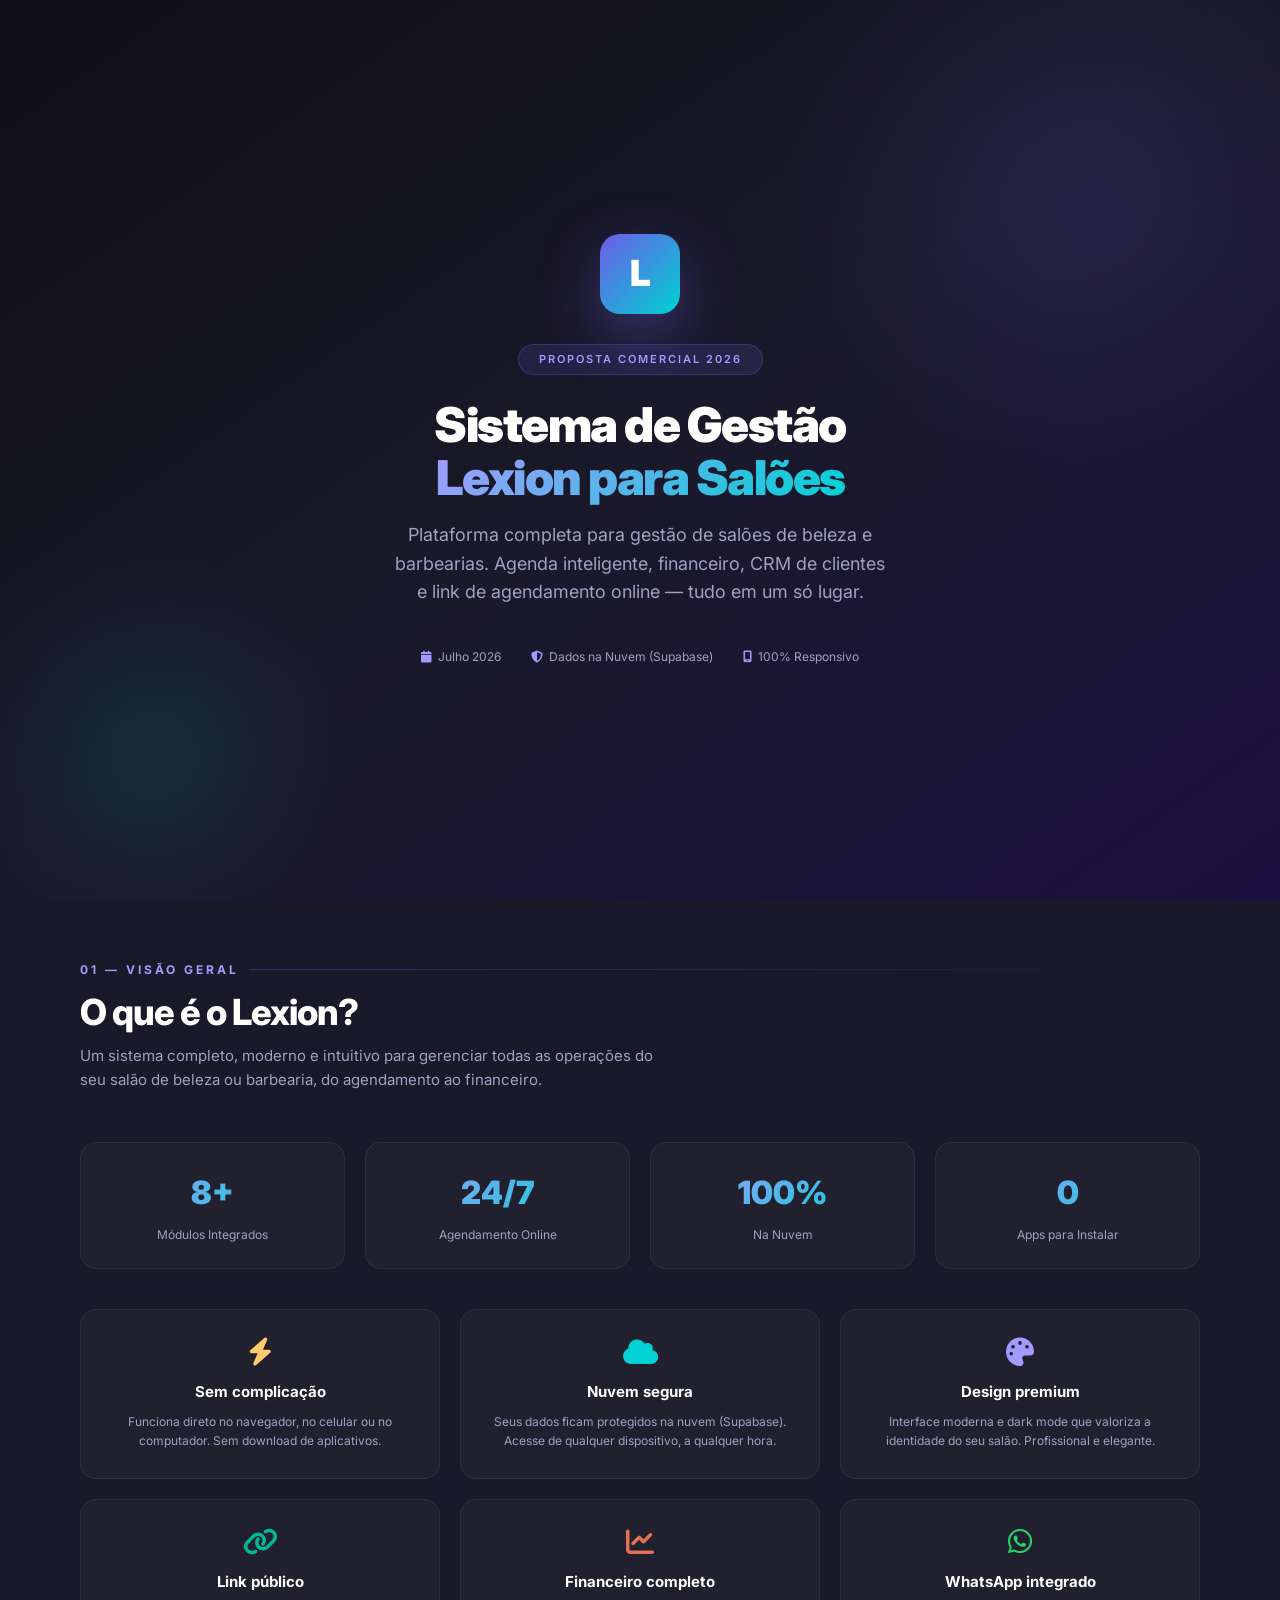
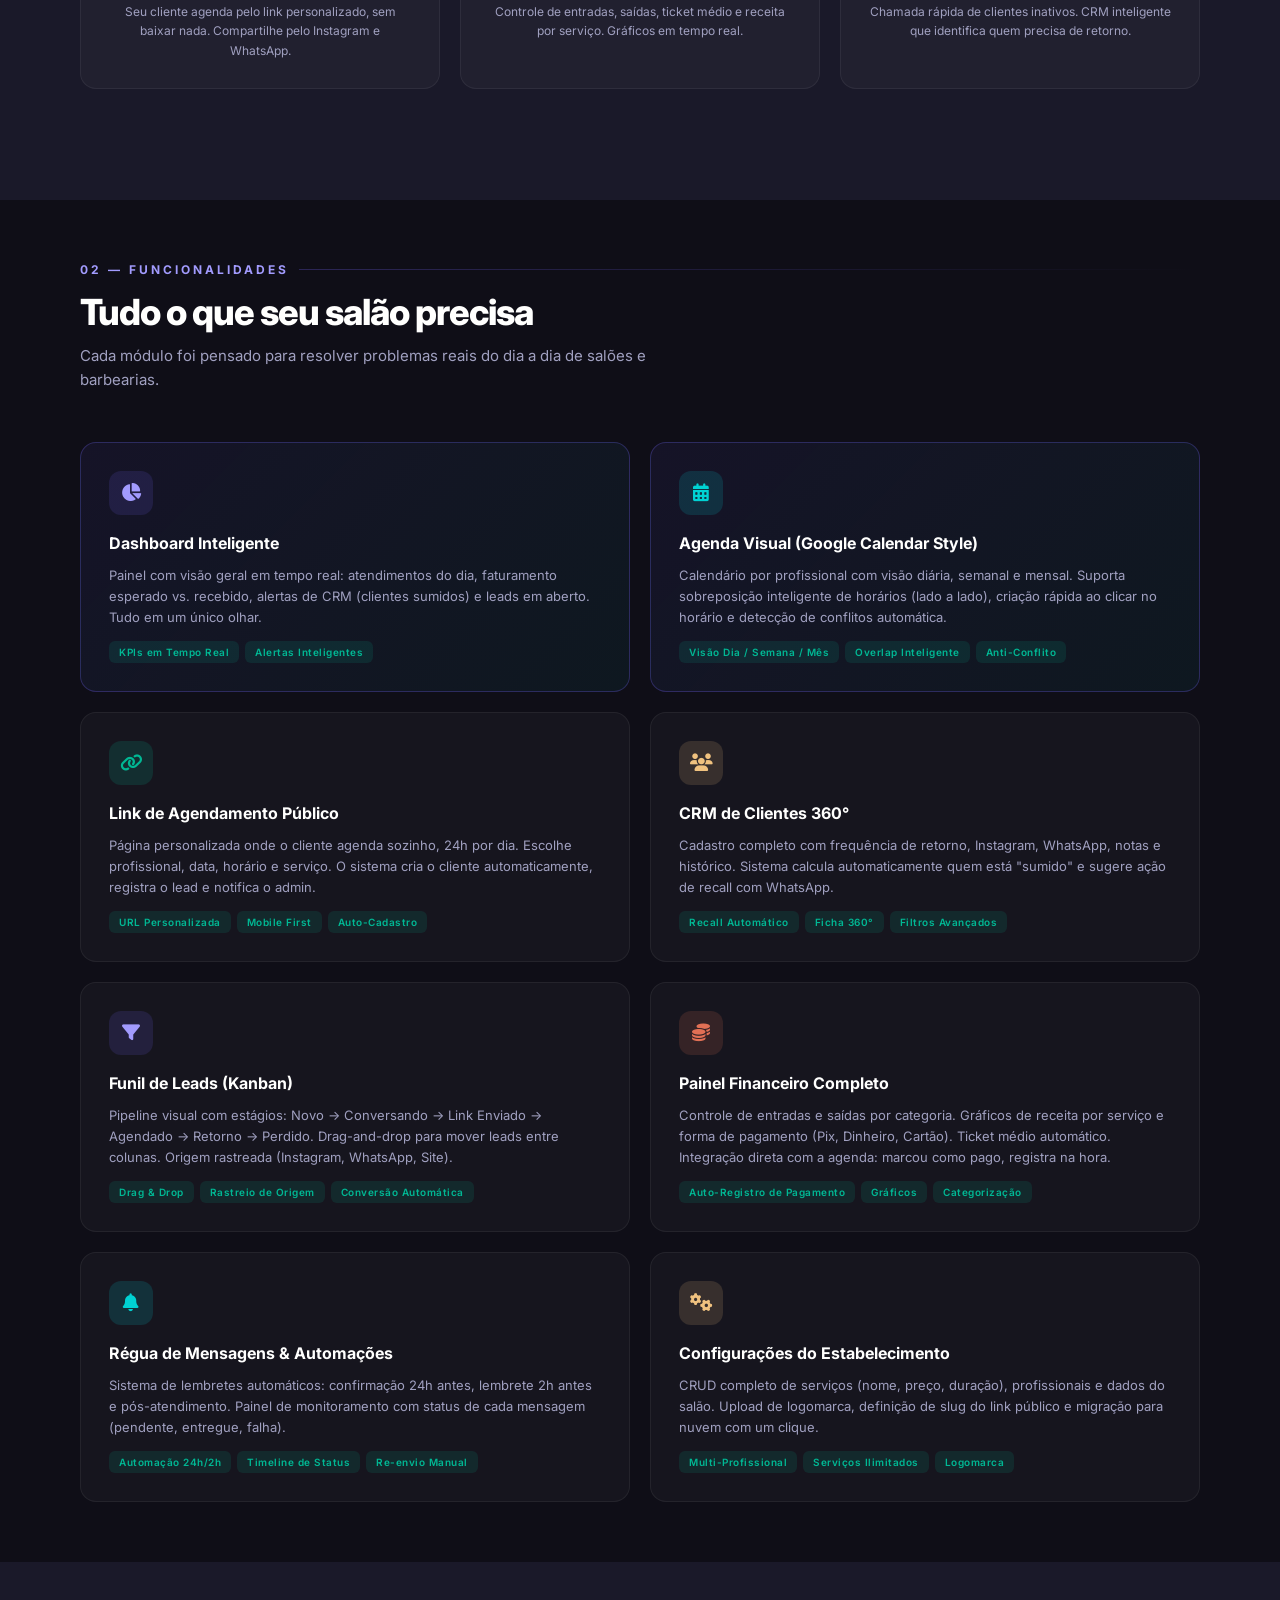
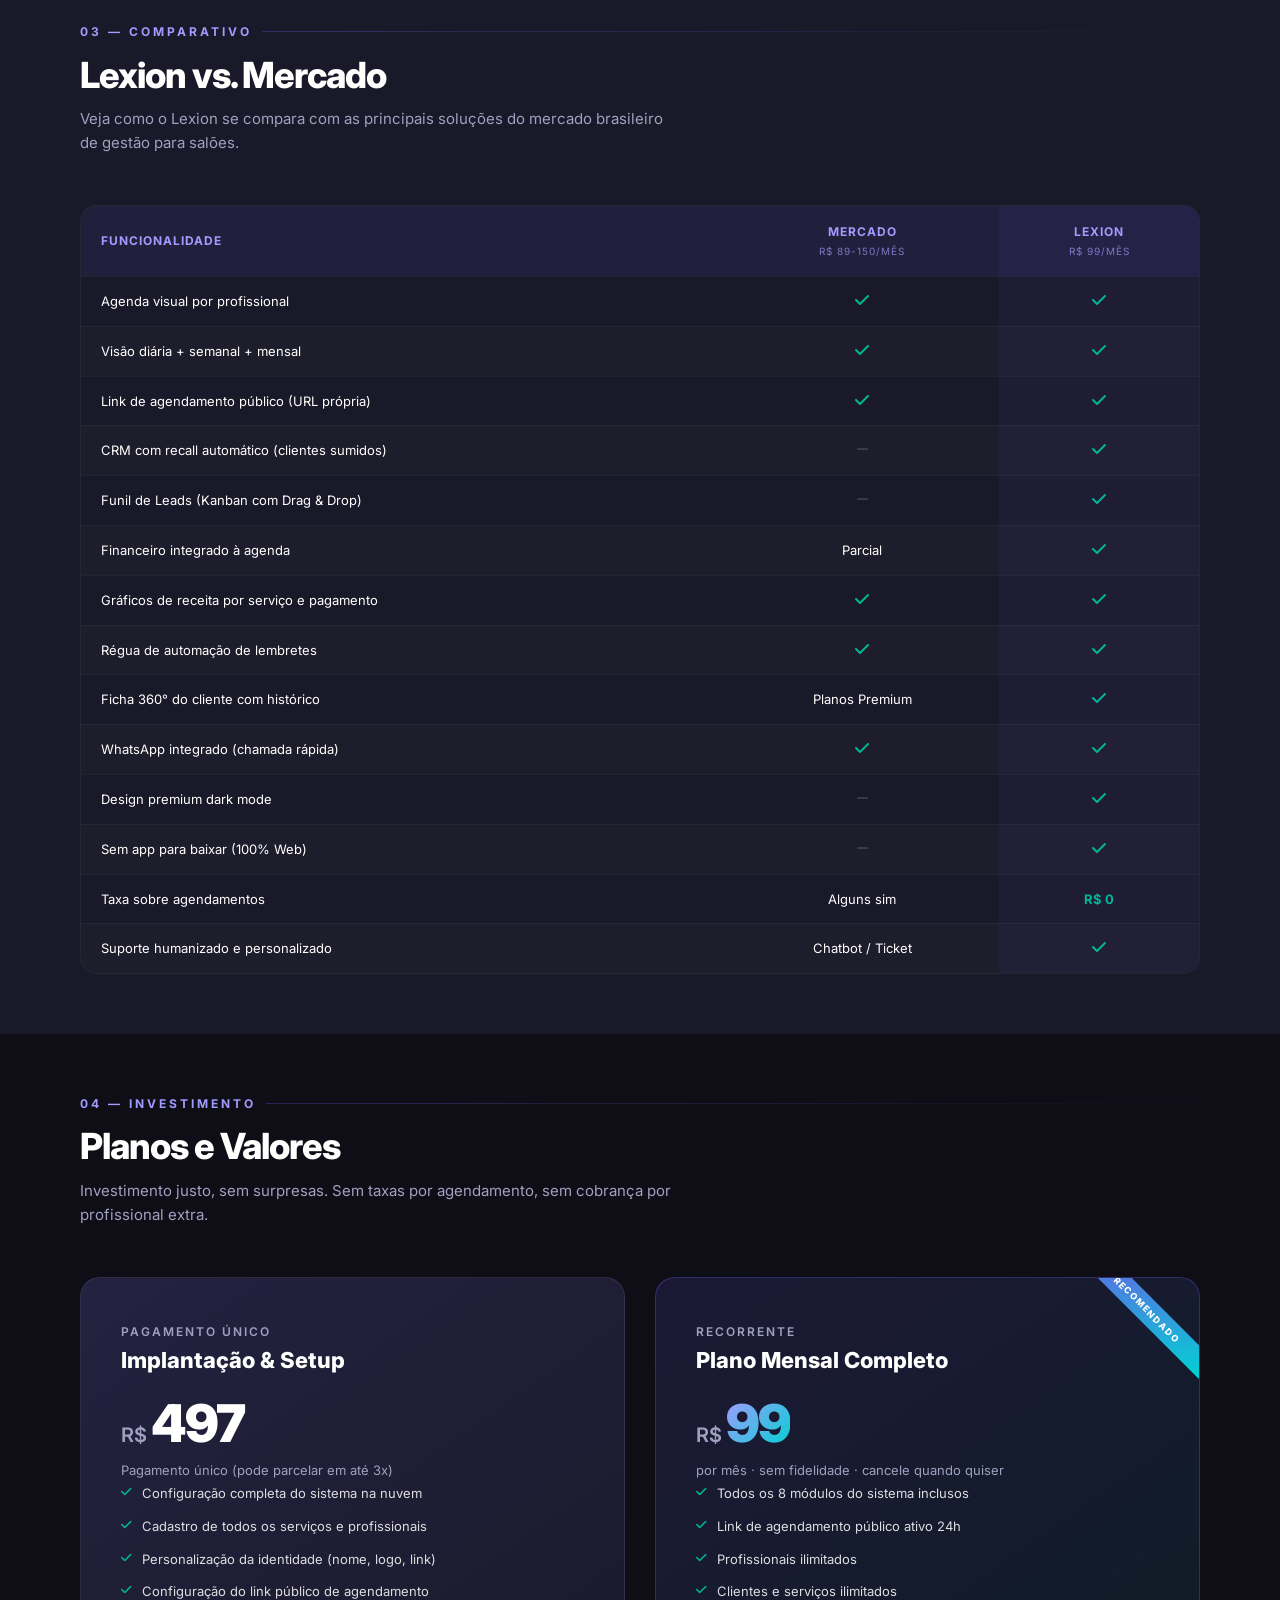
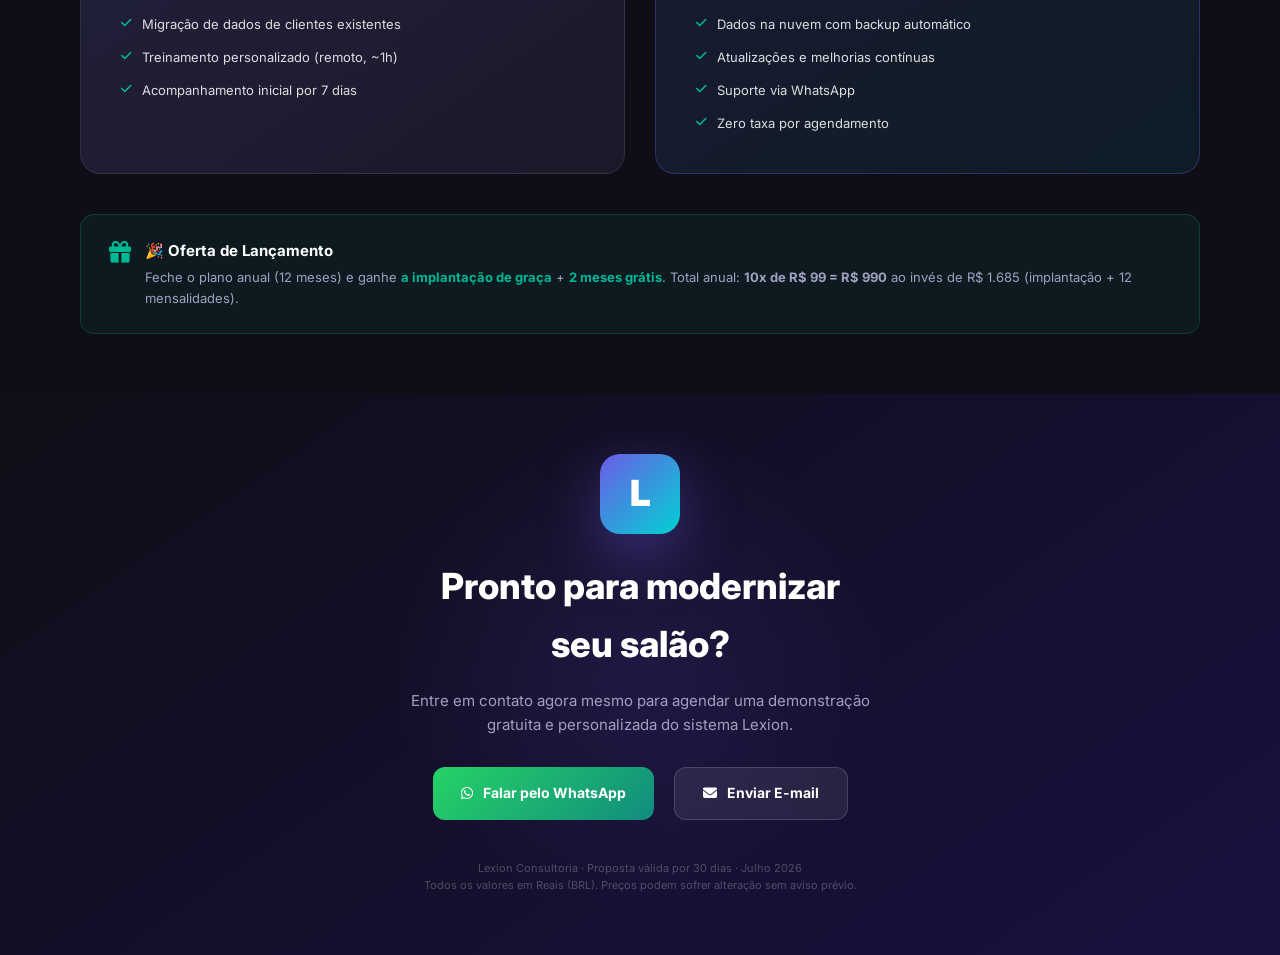
<file: docs/proposta_comercial_lexion.html>
<!DOCTYPE html>
<html lang="pt-BR">
<head>
    <meta charset="UTF-8">
    <meta name="viewport" content="width=device-width, initial-scale=1.0">
    <title>Proposta Comercial - Lexion Sistema de Gestão</title>
    <link rel="preconnect" href="https://fonts.googleapis.com">
    <link href="https://fonts.googleapis.com/css2?family=Inter:wght@300;400;500;600;700;800;900&display=swap" rel="stylesheet">
    <link rel="stylesheet" href="https://cdnjs.cloudflare.com/ajax/libs/font-awesome/6.5.1/css/all.min.css">
    <style>
        :root {
            --primary: #6C5CE7;
            --primary-dark: #5A4BD1;
            --primary-light: #A29BFE;
            --accent: #00D2D3;
            --accent-light: #55EFC4;
            --dark: #0F0E17;
            --dark-2: #1A1929;
            --dark-3: #232240;
            --text: #FFFFFE;
            --text-muted: #A0A0C0;
            --success: #00B894;
            --warning: #FDCB6E;
            --danger: #E17055;
            --gold: #F0C27F;
            --gold-dark: #D4A853;
        }

        * {
            margin: 0;
            padding: 0;
            box-sizing: border-box;
        }

        body {
            font-family: 'Inter', sans-serif;
            background: var(--dark);
            color: var(--text);
            line-height: 1.6;
        }

        /* ===== COVER PAGE ===== */
        .cover-page {
            min-height: 100vh;
            display: flex;
            flex-direction: column;
            align-items: center;
            justify-content: center;
            text-align: center;
            background: linear-gradient(145deg, var(--dark) 0%, var(--dark-2) 50%, #1a1040 100%);
            position: relative;
            overflow: hidden;
            padding: 40px;
        }

        .cover-page::before {
            content: '';
            position: absolute;
            width: 600px;
            height: 600px;
            background: radial-gradient(circle, rgba(108,92,231,0.15) 0%, transparent 70%);
            top: -100px;
            right: -100px;
            border-radius: 50%;
        }

        .cover-page::after {
            content: '';
            position: absolute;
            width: 400px;
            height: 400px;
            background: radial-gradient(circle, rgba(0,210,211,0.1) 0%, transparent 70%);
            bottom: -50px;
            left: -50px;
            border-radius: 50%;
        }

        .cover-logo {
            width: 80px;
            height: 80px;
            background: linear-gradient(135deg, var(--primary), var(--accent));
            border-radius: 20px;
            display: flex;
            align-items: center;
            justify-content: center;
            font-size: 36px;
            font-weight: 900;
            color: white;
            margin-bottom: 30px;
            box-shadow: 0 20px 60px rgba(108,92,231,0.4);
            position: relative;
            z-index: 1;
        }

        .cover-badge {
            display: inline-block;
            background: rgba(108,92,231,0.15);
            border: 1px solid rgba(108,92,231,0.3);
            color: var(--primary-light);
            padding: 6px 20px;
            border-radius: 20px;
            font-size: 11px;
            font-weight: 600;
            letter-spacing: 2px;
            text-transform: uppercase;
            margin-bottom: 24px;
            position: relative;
            z-index: 1;
        }

        .cover-title {
            font-size: 48px;
            font-weight: 900;
            letter-spacing: -1.5px;
            line-height: 1.1;
            margin-bottom: 16px;
            position: relative;
            z-index: 1;
        }

        .cover-title .gradient-text {
            background: linear-gradient(135deg, var(--primary-light), var(--accent));
            -webkit-background-clip: text;
            -webkit-text-fill-color: transparent;
            background-clip: text;
        }

        .cover-subtitle {
            font-size: 18px;
            color: var(--text-muted);
            max-width: 500px;
            margin-bottom: 40px;
            position: relative;
            z-index: 1;
        }

        .cover-meta {
            display: flex;
            gap: 30px;
            font-size: 12px;
            color: var(--text-muted);
            position: relative;
            z-index: 1;
            flex-wrap: wrap;
            justify-content: center;
        }

        .cover-meta span {
            display: flex;
            align-items: center;
            gap: 6px;
        }

        .cover-meta i {
            color: var(--primary-light);
        }

        /* ===== SECTION PAGES ===== */
        .section-page {
            min-height: 100vh;
            padding: 60px 80px;
            position: relative;
            background: var(--dark);
        }

        .section-page:nth-child(even) {
            background: var(--dark-2);
        }

        .section-header {
            margin-bottom: 50px;
        }

        .section-number {
            font-size: 12px;
            font-weight: 700;
            color: var(--primary-light);
            letter-spacing: 3px;
            text-transform: uppercase;
            margin-bottom: 12px;
            display: flex;
            align-items: center;
            gap: 10px;
        }

        .section-number::after {
            content: '';
            flex: 1;
            height: 1px;
            background: linear-gradient(90deg, rgba(108,92,231,0.3), transparent);
        }

        .section-title {
            font-size: 36px;
            font-weight: 800;
            letter-spacing: -1px;
            line-height: 1.2;
        }

        .section-subtitle {
            font-size: 15px;
            color: var(--text-muted);
            margin-top: 10px;
            max-width: 600px;
        }

        /* ===== FEATURE CARDS ===== */
        .features-grid {
            display: grid;
            grid-template-columns: repeat(2, 1fr);
            gap: 20px;
        }

        .feature-card {
            background: rgba(255,255,255,0.03);
            border: 1px solid rgba(255,255,255,0.06);
            border-radius: 16px;
            padding: 28px;
            transition: all 0.3s ease;
        }

        .feature-card:hover {
            background: rgba(108,92,231,0.05);
            border-color: rgba(108,92,231,0.2);
            transform: translateY(-2px);
        }

        .feature-card.highlight {
            border-color: rgba(108,92,231,0.3);
            background: linear-gradient(135deg, rgba(108,92,231,0.08), rgba(0,210,211,0.05));
        }

        .feature-icon {
            width: 44px;
            height: 44px;
            border-radius: 12px;
            display: flex;
            align-items: center;
            justify-content: center;
            font-size: 18px;
            margin-bottom: 16px;
        }

        .feature-icon.purple { background: rgba(108,92,231,0.15); color: var(--primary-light); }
        .feature-icon.teal { background: rgba(0,210,211,0.15); color: var(--accent); }
        .feature-icon.green { background: rgba(0,184,148,0.15); color: var(--success); }
        .feature-icon.gold { background: rgba(240,194,127,0.15); color: var(--gold); }
        .feature-icon.red { background: rgba(225,112,85,0.15); color: var(--danger); }

        .feature-card h4 {
            font-size: 16px;
            font-weight: 700;
            margin-bottom: 8px;
        }

        .feature-card p {
            font-size: 13px;
            color: var(--text-muted);
            line-height: 1.6;
        }

        .feature-tags {
            display: flex;
            flex-wrap: wrap;
            gap: 6px;
            margin-top: 14px;
        }

        .feature-tag {
            font-size: 10px;
            font-weight: 600;
            padding: 3px 10px;
            border-radius: 6px;
            background: rgba(255,255,255,0.05);
            color: var(--text-muted);
            letter-spacing: 0.5px;
        }

        .feature-tag.included {
            background: rgba(0,184,148,0.12);
            color: var(--success);
        }

        /* ===== PRICING SECTION ===== */
        .pricing-container {
            display: grid;
            grid-template-columns: 1fr 1fr;
            gap: 30px;
            margin-top: 10px;
        }

        .price-card {
            border-radius: 20px;
            padding: 40px;
            position: relative;
            overflow: hidden;
        }

        .price-card.implantacao {
            background: linear-gradient(145deg, var(--dark-3), var(--dark-2));
            border: 1px solid rgba(255,255,255,0.08);
        }

        .price-card.mensalidade {
            background: linear-gradient(145deg, rgba(108,92,231,0.15), rgba(0,210,211,0.08));
            border: 1px solid rgba(108,92,231,0.3);
        }

        .price-card.mensalidade::before {
            content: 'RECOMENDADO';
            position: absolute;
            top: 20px;
            right: -32px;
            background: linear-gradient(135deg, var(--primary), var(--accent));
            color: white;
            font-size: 9px;
            font-weight: 800;
            letter-spacing: 1.5px;
            padding: 5px 40px;
            transform: rotate(45deg);
        }

        .price-label {
            font-size: 12px;
            font-weight: 600;
            color: var(--text-muted);
            letter-spacing: 2px;
            text-transform: uppercase;
            margin-bottom: 4px;
        }

        .price-card-title {
            font-size: 22px;
            font-weight: 800;
            margin-bottom: 20px;
        }

        .price-value {
            display: flex;
            align-items: baseline;
            gap: 4px;
            margin-bottom: 6px;
        }

        .price-currency {
            font-size: 20px;
            font-weight: 600;
            color: var(--text-muted);
        }

        .price-amount {
            font-size: 52px;
            font-weight: 900;
            letter-spacing: -2px;
            line-height: 1;
        }

        .price-card.mensalidade .price-amount {
            background: linear-gradient(135deg, var(--primary-light), var(--accent));
            -webkit-background-clip: text;
            -webkit-text-fill-color: transparent;
            background-clip: text;
        }

        .price-period {
            font-size: 13px;
            color: var(--text-muted);
            margin-bottom: 24px;
        }

        .price-features {
            list-style: none;
            display: flex;
            flex-direction: column;
            gap: 12px;
        }

        .price-features li {
            font-size: 13px;
            display: flex;
            align-items: flex-start;
            gap: 10px;
            color: rgba(255,255,255,0.85);
        }

        .price-features li i {
            color: var(--success);
            margin-top: 3px;
            font-size: 12px;
        }

        /* ===== COMPARISON TABLE ===== */
        .comparison-table {
            width: 100%;
            border-collapse: separate;
            border-spacing: 0;
            margin-top: 30px;
            border-radius: 16px;
            overflow: hidden;
            border: 1px solid rgba(255,255,255,0.06);
        }

        .comparison-table thead {
            background: rgba(108,92,231,0.1);
        }

        .comparison-table th {
            padding: 16px 20px;
            text-align: left;
            font-size: 12px;
            font-weight: 700;
            letter-spacing: 1px;
            text-transform: uppercase;
            color: var(--primary-light);
        }

        .comparison-table th:not(:first-child) {
            text-align: center;
        }

        .comparison-table td {
            padding: 14px 20px;
            font-size: 13px;
            border-top: 1px solid rgba(255,255,255,0.04);
        }

        .comparison-table td:not(:first-child) {
            text-align: center;
        }

        .comparison-table tr:nth-child(even) {
            background: rgba(255,255,255,0.015);
        }

        .check { color: var(--success); font-size: 16px; }
        .cross { color: rgba(255,255,255,0.15); font-size: 14px; }
        .lexion-col { background: rgba(108,92,231,0.06) !important; }

        /* ===== STATS ROW ===== */
        .stats-row {
            display: grid;
            grid-template-columns: repeat(4, 1fr);
            gap: 20px;
            margin-bottom: 40px;
        }

        .stat-card {
            background: rgba(255,255,255,0.03);
            border: 1px solid rgba(255,255,255,0.06);
            border-radius: 16px;
            padding: 24px;
            text-align: center;
        }

        .stat-value {
            font-size: 32px;
            font-weight: 900;
            background: linear-gradient(135deg, var(--primary-light), var(--accent));
            -webkit-background-clip: text;
            -webkit-text-fill-color: transparent;
            background-clip: text;
        }

        .stat-label {
            font-size: 12px;
            color: var(--text-muted);
            margin-top: 6px;
        }

        /* ===== DIFFERENTIALS ===== */
        .differentials-grid {
            display: grid;
            grid-template-columns: repeat(3, 1fr);
            gap: 20px;
            margin-top: 30px;
        }

        .diff-card {
            background: rgba(255,255,255,0.03);
            border: 1px solid rgba(255,255,255,0.06);
            border-radius: 16px;
            padding: 28px;
            text-align: center;
        }

        .diff-card i {
            font-size: 28px;
            margin-bottom: 14px;
            display: block;
        }

        .diff-card h4 {
            font-size: 15px;
            font-weight: 700;
            margin-bottom: 8px;
        }

        .diff-card p {
            font-size: 12px;
            color: var(--text-muted);
            line-height: 1.6;
        }

        /* ===== FOOTER / CTA ===== */
        .cta-page {
            min-height: 60vh;
            display: flex;
            flex-direction: column;
            align-items: center;
            justify-content: center;
            text-align: center;
            background: linear-gradient(145deg, var(--dark) 0%, #1a1040 100%);
            padding: 60px;
            position: relative;
        }

        .cta-page::before {
            content: '';
            position: absolute;
            width: 500px;
            height: 500px;
            background: radial-gradient(circle, rgba(108,92,231,0.12) 0%, transparent 70%);
            top: 50%;
            left: 50%;
            transform: translate(-50%, -50%);
            border-radius: 50%;
        }

        .cta-title {
            font-size: 36px;
            font-weight: 800;
            margin-bottom: 16px;
            position: relative;
            z-index: 1;
        }

        .cta-subtitle {
            font-size: 15px;
            color: var(--text-muted);
            max-width: 500px;
            margin-bottom: 30px;
            position: relative;
            z-index: 1;
        }

        .cta-contact {
            display: flex;
            gap: 20px;
            flex-wrap: wrap;
            justify-content: center;
            position: relative;
            z-index: 1;
        }

        .cta-btn {
            display: inline-flex;
            align-items: center;
            gap: 10px;
            padding: 14px 28px;
            border-radius: 12px;
            font-size: 14px;
            font-weight: 700;
            text-decoration: none;
            color: white;
            transition: all 0.3s ease;
        }

        .cta-btn.whatsapp {
            background: linear-gradient(135deg, #25D366, #128C7E);
        }

        .cta-btn.email {
            background: rgba(255,255,255,0.08);
            border: 1px solid rgba(255,255,255,0.15);
        }

        .footer-note {
            font-size: 11px;
            color: rgba(255,255,255,0.25);
            margin-top: 40px;
            position: relative;
            z-index: 1;
        }

        /* ===== PRINT STYLES ===== */
        @media print {
            body { background: #0F0E17 !important; -webkit-print-color-adjust: exact; print-color-adjust: exact; }
            .section-page { page-break-before: always; min-height: auto; padding: 40px 60px; }
            .cover-page { page-break-after: always; }
            .cta-page { page-break-before: always; }
            .feature-card:hover { transform: none; }
        }

        @media (max-width: 768px) {
            .section-page { padding: 40px 24px; }
            .features-grid { grid-template-columns: 1fr; }
            .pricing-container { grid-template-columns: 1fr; }
            .stats-row { grid-template-columns: repeat(2, 1fr); }
            .differentials-grid { grid-template-columns: 1fr; }
            .cover-title { font-size: 32px; }
            .section-title { font-size: 28px; }
            .price-amount { font-size: 40px; }
        }
    </style>
</head>
<body>

    <!-- ==================== PAGE 1: COVER ==================== -->
    <div class="cover-page">
        <div class="cover-logo">L</div>
        <span class="cover-badge">Proposta Comercial 2026</span>
        <h1 class="cover-title">
            Sistema de Gestão<br>
            <span class="gradient-text">Lexion para Salões</span>
        </h1>
        <p class="cover-subtitle">
            Plataforma completa para gestão de salões de beleza e barbearias. 
            Agenda inteligente, financeiro, CRM de clientes e link de agendamento online — tudo em um só lugar.
        </p>
        <div class="cover-meta">
            <span><i class="fa-solid fa-calendar"></i> Julho 2026</span>
            <span><i class="fa-solid fa-shield-halved"></i> Dados na Nuvem (Supabase)</span>
            <span><i class="fa-solid fa-mobile-screen"></i> 100% Responsivo</span>
        </div>
    </div>

    <!-- ==================== PAGE 2: OVERVIEW & STATS ==================== -->
    <div class="section-page">
        <div class="section-header">
            <div class="section-number">01 — Visão Geral</div>
            <h2 class="section-title">O que é o Lexion?</h2>
            <p class="section-subtitle">
                Um sistema completo, moderno e intuitivo para gerenciar todas as operações do seu salão de beleza ou barbearia, do agendamento ao financeiro.
            </p>
        </div>

        <div class="stats-row">
            <div class="stat-card">
                <div class="stat-value">8+</div>
                <div class="stat-label">Módulos Integrados</div>
            </div>
            <div class="stat-card">
                <div class="stat-value">24/7</div>
                <div class="stat-label">Agendamento Online</div>
            </div>
            <div class="stat-card">
                <div class="stat-value">100%</div>
                <div class="stat-label">Na Nuvem</div>
            </div>
            <div class="stat-card">
                <div class="stat-value">0</div>
                <div class="stat-label">Apps para Instalar</div>
            </div>
        </div>

        <div class="differentials-grid">
            <div class="diff-card">
                <i class="fa-solid fa-bolt" style="color: var(--warning);"></i>
                <h4>Sem complicação</h4>
                <p>Funciona direto no navegador, no celular ou no computador. Sem download de aplicativos.</p>
            </div>
            <div class="diff-card">
                <i class="fa-solid fa-cloud" style="color: var(--accent);"></i>
                <h4>Nuvem segura</h4>
                <p>Seus dados ficam protegidos na nuvem (Supabase). Acesse de qualquer dispositivo, a qualquer hora.</p>
            </div>
            <div class="diff-card">
                <i class="fa-solid fa-palette" style="color: var(--primary-light);"></i>
                <h4>Design premium</h4>
                <p>Interface moderna e dark mode que valoriza a identidade do seu salão. Profissional e elegante.</p>
            </div>
            <div class="diff-card">
                <i class="fa-solid fa-link" style="color: var(--success);"></i>
                <h4>Link público</h4>
                <p>Seu cliente agenda pelo link personalizado, sem baixar nada. Compartilhe pelo Instagram e WhatsApp.</p>
            </div>
            <div class="diff-card">
                <i class="fa-solid fa-chart-line" style="color: var(--danger);"></i>
                <h4>Financeiro completo</h4>
                <p>Controle de entradas, saídas, ticket médio e receita por serviço. Gráficos em tempo real.</p>
            </div>
            <div class="diff-card">
                <i class="fa-brands fa-whatsapp" style="color: #25D366;"></i>
                <h4>WhatsApp integrado</h4>
                <p>Chamada rápida de clientes inativos. CRM inteligente que identifica quem precisa de retorno.</p>
            </div>
        </div>
    </div>

    <!-- ==================== PAGE 3: FEATURES ==================== -->
    <div class="section-page">
        <div class="section-header">
            <div class="section-number">02 — Funcionalidades</div>
            <h2 class="section-title">Tudo o que seu salão precisa</h2>
            <p class="section-subtitle">
                Cada módulo foi pensado para resolver problemas reais do dia a dia de salões e barbearias.
            </p>
        </div>

        <div class="features-grid">
            <!-- 1. Dashboard -->
            <div class="feature-card highlight">
                <div class="feature-icon purple"><i class="fa-solid fa-chart-pie"></i></div>
                <h4>Dashboard Inteligente</h4>
                <p>
                    Painel com visão geral em tempo real: atendimentos do dia, faturamento esperado vs. recebido, 
                    alertas de CRM (clientes sumidos) e leads em aberto. Tudo em um único olhar.
                </p>
                <div class="feature-tags">
                    <span class="feature-tag included">KPIs em Tempo Real</span>
                    <span class="feature-tag included">Alertas Inteligentes</span>
                </div>
            </div>

            <!-- 2. Agenda -->
            <div class="feature-card highlight">
                <div class="feature-icon teal"><i class="fa-solid fa-calendar-days"></i></div>
                <h4>Agenda Visual (Google Calendar Style)</h4>
                <p>
                    Calendário por profissional com visão diária, semanal e mensal. Suporta sobreposição inteligente de horários 
                    (lado a lado), criação rápida ao clicar no horário e detecção de conflitos automática.
                </p>
                <div class="feature-tags">
                    <span class="feature-tag included">Visão Dia / Semana / Mês</span>
                    <span class="feature-tag included">Overlap Inteligente</span>
                    <span class="feature-tag included">Anti-Conflito</span>
                </div>
            </div>

            <!-- 3. Link de Agendamento -->
            <div class="feature-card">
                <div class="feature-icon green"><i class="fa-solid fa-link"></i></div>
                <h4>Link de Agendamento Público</h4>
                <p>
                    Página personalizada onde o cliente agenda sozinho, 24h por dia. Escolhe profissional, 
                    data, horário e serviço. O sistema cria o cliente automaticamente, registra o lead e notifica o admin.
                </p>
                <div class="feature-tags">
                    <span class="feature-tag included">URL Personalizada</span>
                    <span class="feature-tag included">Mobile First</span>
                    <span class="feature-tag included">Auto-Cadastro</span>
                </div>
            </div>

            <!-- 4. CRM Clientes -->
            <div class="feature-card">
                <div class="feature-icon gold"><i class="fa-solid fa-users"></i></div>
                <h4>CRM de Clientes 360°</h4>
                <p>
                    Cadastro completo com frequência de retorno, Instagram, WhatsApp, notas e histórico. 
                    Sistema calcula automaticamente quem está "sumido" e sugere ação de recall com WhatsApp.
                </p>
                <div class="feature-tags">
                    <span class="feature-tag included">Recall Automático</span>
                    <span class="feature-tag included">Ficha 360°</span>
                    <span class="feature-tag included">Filtros Avançados</span>
                </div>
            </div>

            <!-- 5. Leads -->
            <div class="feature-card">
                <div class="feature-icon purple"><i class="fa-solid fa-filter"></i></div>
                <h4>Funil de Leads (Kanban)</h4>
                <p>
                    Pipeline visual com estágios: Novo → Conversando → Link Enviado → Agendado → Retorno → Perdido. 
                    Drag-and-drop para mover leads entre colunas. Origem rastreada (Instagram, WhatsApp, Site).
                </p>
                <div class="feature-tags">
                    <span class="feature-tag included">Drag & Drop</span>
                    <span class="feature-tag included">Rastreio de Origem</span>
                    <span class="feature-tag included">Conversão Automática</span>
                </div>
            </div>

            <!-- 6. Financeiro -->
            <div class="feature-card">
                <div class="feature-icon red"><i class="fa-solid fa-coins"></i></div>
                <h4>Painel Financeiro Completo</h4>
                <p>
                    Controle de entradas e saídas por categoria. Gráficos de receita por serviço e forma de pagamento 
                    (Pix, Dinheiro, Cartão). Ticket médio automático. Integração direta com a agenda: marcou como pago, 
                    registra na hora.
                </p>
                <div class="feature-tags">
                    <span class="feature-tag included">Auto-Registro de Pagamento</span>
                    <span class="feature-tag included">Gráficos</span>
                    <span class="feature-tag included">Categorização</span>
                </div>
            </div>

            <!-- 7. Mensagens -->
            <div class="feature-card">
                <div class="feature-icon teal"><i class="fa-solid fa-bell"></i></div>
                <h4>Régua de Mensagens & Automações</h4>
                <p>
                    Sistema de lembretes automáticos: confirmação 24h antes, lembrete 2h antes e pós-atendimento. 
                    Painel de monitoramento com status de cada mensagem (pendente, entregue, falha).
                </p>
                <div class="feature-tags">
                    <span class="feature-tag included">Automação 24h/2h</span>
                    <span class="feature-tag included">Timeline de Status</span>
                    <span class="feature-tag included">Re-envio Manual</span>
                </div>
            </div>

            <!-- 8. Configurações -->
            <div class="feature-card">
                <div class="feature-icon gold"><i class="fa-solid fa-gears"></i></div>
                <h4>Configurações do Estabelecimento</h4>
                <p>
                    CRUD completo de serviços (nome, preço, duração), profissionais e dados do salão. 
                    Upload de logomarca, definição de slug do link público e migração para nuvem com um clique.
                </p>
                <div class="feature-tags">
                    <span class="feature-tag included">Multi-Profissional</span>
                    <span class="feature-tag included">Serviços Ilimitados</span>
                    <span class="feature-tag included">Logomarca</span>
                </div>
            </div>
        </div>
    </div>

    <!-- ==================== PAGE 4: COMPARISON ==================== -->
    <div class="section-page">
        <div class="section-header">
            <div class="section-number">03 — Comparativo</div>
            <h2 class="section-title">Lexion vs. Mercado</h2>
            <p class="section-subtitle">
                Veja como o Lexion se compara com as principais soluções do mercado brasileiro de gestão para salões.
            </p>
        </div>

        <table class="comparison-table">
            <thead>
                <tr>
                    <th>Funcionalidade</th>
                    <th>Mercado<br><small style="font-weight:400;opacity:0.7">R$ 89-150/mês</small></th>
                    <th class="lexion-col">Lexion<br><small style="font-weight:400;opacity:0.7">R$ 99/mês</small></th>
                </tr>
            </thead>
            <tbody>
                <tr>
                    <td>Agenda visual por profissional</td>
                    <td><i class="fa-solid fa-check check"></i></td>
                    <td class="lexion-col"><i class="fa-solid fa-check check"></i></td>
                </tr>
                <tr>
                    <td>Visão diária + semanal + mensal</td>
                    <td><i class="fa-solid fa-check check"></i></td>
                    <td class="lexion-col"><i class="fa-solid fa-check check"></i></td>
                </tr>
                <tr>
                    <td>Link de agendamento público (URL própria)</td>
                    <td><i class="fa-solid fa-check check"></i></td>
                    <td class="lexion-col"><i class="fa-solid fa-check check"></i></td>
                </tr>
                <tr>
                    <td>CRM com recall automático (clientes sumidos)</td>
                    <td><i class="fa-solid fa-minus cross"></i></td>
                    <td class="lexion-col"><i class="fa-solid fa-check check"></i></td>
                </tr>
                <tr>
                    <td>Funil de Leads (Kanban com Drag & Drop)</td>
                    <td><i class="fa-solid fa-minus cross"></i></td>
                    <td class="lexion-col"><i class="fa-solid fa-check check"></i></td>
                </tr>
                <tr>
                    <td>Financeiro integrado à agenda</td>
                    <td>Parcial</td>
                    <td class="lexion-col"><i class="fa-solid fa-check check"></i></td>
                </tr>
                <tr>
                    <td>Gráficos de receita por serviço e pagamento</td>
                    <td><i class="fa-solid fa-check check"></i></td>
                    <td class="lexion-col"><i class="fa-solid fa-check check"></i></td>
                </tr>
                <tr>
                    <td>Régua de automação de lembretes</td>
                    <td><i class="fa-solid fa-check check"></i></td>
                    <td class="lexion-col"><i class="fa-solid fa-check check"></i></td>
                </tr>
                <tr>
                    <td>Ficha 360° do cliente com histórico</td>
                    <td>Planos Premium</td>
                    <td class="lexion-col"><i class="fa-solid fa-check check"></i></td>
                </tr>
                <tr>
                    <td>WhatsApp integrado (chamada rápida)</td>
                    <td><i class="fa-solid fa-check check"></i></td>
                    <td class="lexion-col"><i class="fa-solid fa-check check"></i></td>
                </tr>
                <tr>
                    <td>Design premium dark mode</td>
                    <td><i class="fa-solid fa-minus cross"></i></td>
                    <td class="lexion-col"><i class="fa-solid fa-check check"></i></td>
                </tr>
                <tr>
                    <td>Sem app para baixar (100% Web)</td>
                    <td><i class="fa-solid fa-minus cross"></i></td>
                    <td class="lexion-col"><i class="fa-solid fa-check check"></i></td>
                </tr>
                <tr>
                    <td>Taxa sobre agendamentos</td>
                    <td>Alguns sim</td>
                    <td class="lexion-col"><strong style="color: var(--success);">R$ 0</strong></td>
                </tr>
                <tr>
                    <td>Suporte humanizado e personalizado</td>
                    <td>Chatbot / Ticket</td>
                    <td class="lexion-col"><i class="fa-solid fa-check check"></i></td>
                </tr>
            </tbody>
        </table>
    </div>

    <!-- ==================== PAGE 5: PRICING ==================== -->
    <div class="section-page">
        <div class="section-header">
            <div class="section-number">04 — Investimento</div>
            <h2 class="section-title">Planos e Valores</h2>
            <p class="section-subtitle">
                Investimento justo, sem surpresas. Sem taxas por agendamento, sem cobrança por profissional extra.
            </p>
        </div>

        <div class="pricing-container">
            <!-- Implantação -->
            <div class="price-card implantacao">
                <span class="price-label">Pagamento Único</span>
                <h3 class="price-card-title">Implantação & Setup</h3>
                <div class="price-value">
                    <span class="price-currency">R$</span>
                    <span class="price-amount">497</span>
                </div>
                <span class="price-period">Pagamento único (pode parcelar em até 3x)</span>
                <ul class="price-features">
                    <li><i class="fa-solid fa-check"></i> Configuração completa do sistema na nuvem</li>
                    <li><i class="fa-solid fa-check"></i> Cadastro de todos os serviços e profissionais</li>
                    <li><i class="fa-solid fa-check"></i> Personalização da identidade (nome, logo, link)</li>
                    <li><i class="fa-solid fa-check"></i> Configuração do link público de agendamento</li>
                    <li><i class="fa-solid fa-check"></i> Migração de dados de clientes existentes</li>
                    <li><i class="fa-solid fa-check"></i> Treinamento personalizado (remoto, ~1h)</li>
                    <li><i class="fa-solid fa-check"></i> Acompanhamento inicial por 7 dias</li>
                </ul>
            </div>

            <!-- Mensalidade -->
            <div class="price-card mensalidade">
                <span class="price-label">Recorrente</span>
                <h3 class="price-card-title">Plano Mensal Completo</h3>
                <div class="price-value">
                    <span class="price-currency">R$</span>
                    <span class="price-amount">99</span>
                </div>
                <span class="price-period">por mês · sem fidelidade · cancele quando quiser</span>
                <ul class="price-features">
                    <li><i class="fa-solid fa-check"></i> Todos os 8 módulos do sistema inclusos</li>
                    <li><i class="fa-solid fa-check"></i> Link de agendamento público ativo 24h</li>
                    <li><i class="fa-solid fa-check"></i> Profissionais ilimitados</li>
                    <li><i class="fa-solid fa-check"></i> Clientes e serviços ilimitados</li>
                    <li><i class="fa-solid fa-check"></i> Dados na nuvem com backup automático</li>
                    <li><i class="fa-solid fa-check"></i> Atualizações e melhorias contínuas</li>
                    <li><i class="fa-solid fa-check"></i> Suporte via WhatsApp</li>
                    <li><i class="fa-solid fa-check"></i> Zero taxa por agendamento</li>
                </ul>
            </div>
        </div>

        <div style="margin-top: 40px; padding: 24px 28px; background: rgba(0,184,148,0.08); border: 1px solid rgba(0,184,148,0.2); border-radius: 14px; display: flex; align-items: flex-start; gap: 14px;">
            <i class="fa-solid fa-gift" style="color: var(--success); font-size: 22px; margin-top: 2px;"></i>
            <div>
                <h4 style="font-size: 15px; margin-bottom: 4px;">🎉 Oferta de Lançamento</h4>
                <p style="font-size: 13px; color: var(--text-muted);">
                    Feche o plano anual (12 meses) e ganhe <strong style="color: var(--success);">a implantação de graça</strong> + 
                    <strong style="color: var(--success);">2 meses grátis</strong>. 
                    Total anual: <strong>10x de R$ 99 = R$ 990</strong> ao invés de R$ 1.685 (implantação + 12 mensalidades).
                </p>
            </div>
        </div>
    </div>

    <!-- ==================== PAGE 6: CTA ==================== -->
    <div class="cta-page">
        <div class="cover-logo" style="margin-bottom: 24px;">L</div>
        <h2 class="cta-title">Pronto para modernizar<br>seu salão?</h2>
        <p class="cta-subtitle">
            Entre em contato agora mesmo para agendar uma demonstração gratuita e personalizada do sistema Lexion.
        </p>
        <div class="cta-contact">
            <a href="#" class="cta-btn whatsapp">
                <i class="fa-brands fa-whatsapp"></i> Falar pelo WhatsApp
            </a>
            <a href="#" class="cta-btn email">
                <i class="fa-solid fa-envelope"></i> Enviar E-mail
            </a>
        </div>
        <p class="footer-note">
            Lexion Consultoria · Proposta válida por 30 dias · Julho 2026<br>
            Todos os valores em Reais (BRL). Preços podem sofrer alteração sem aviso prévio.
        </p>
    </div>

</body>
</html>
</file>
